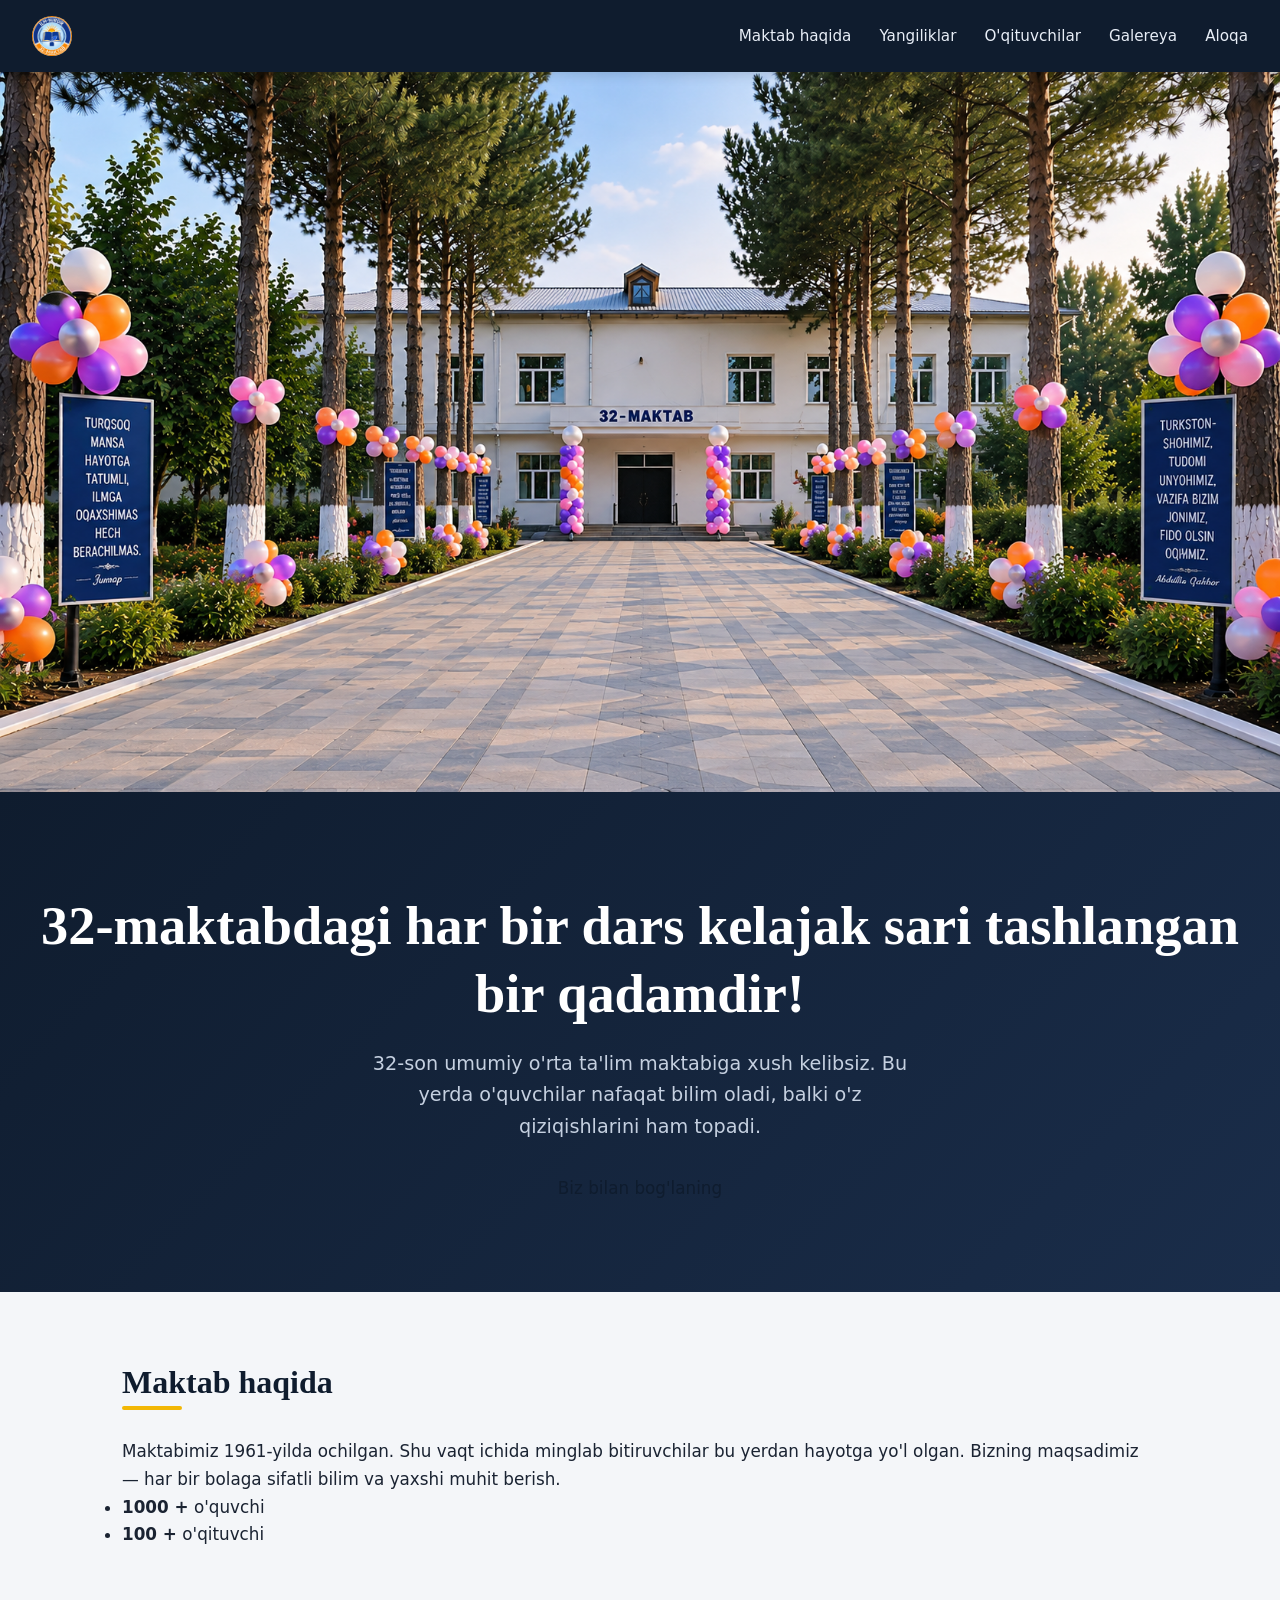
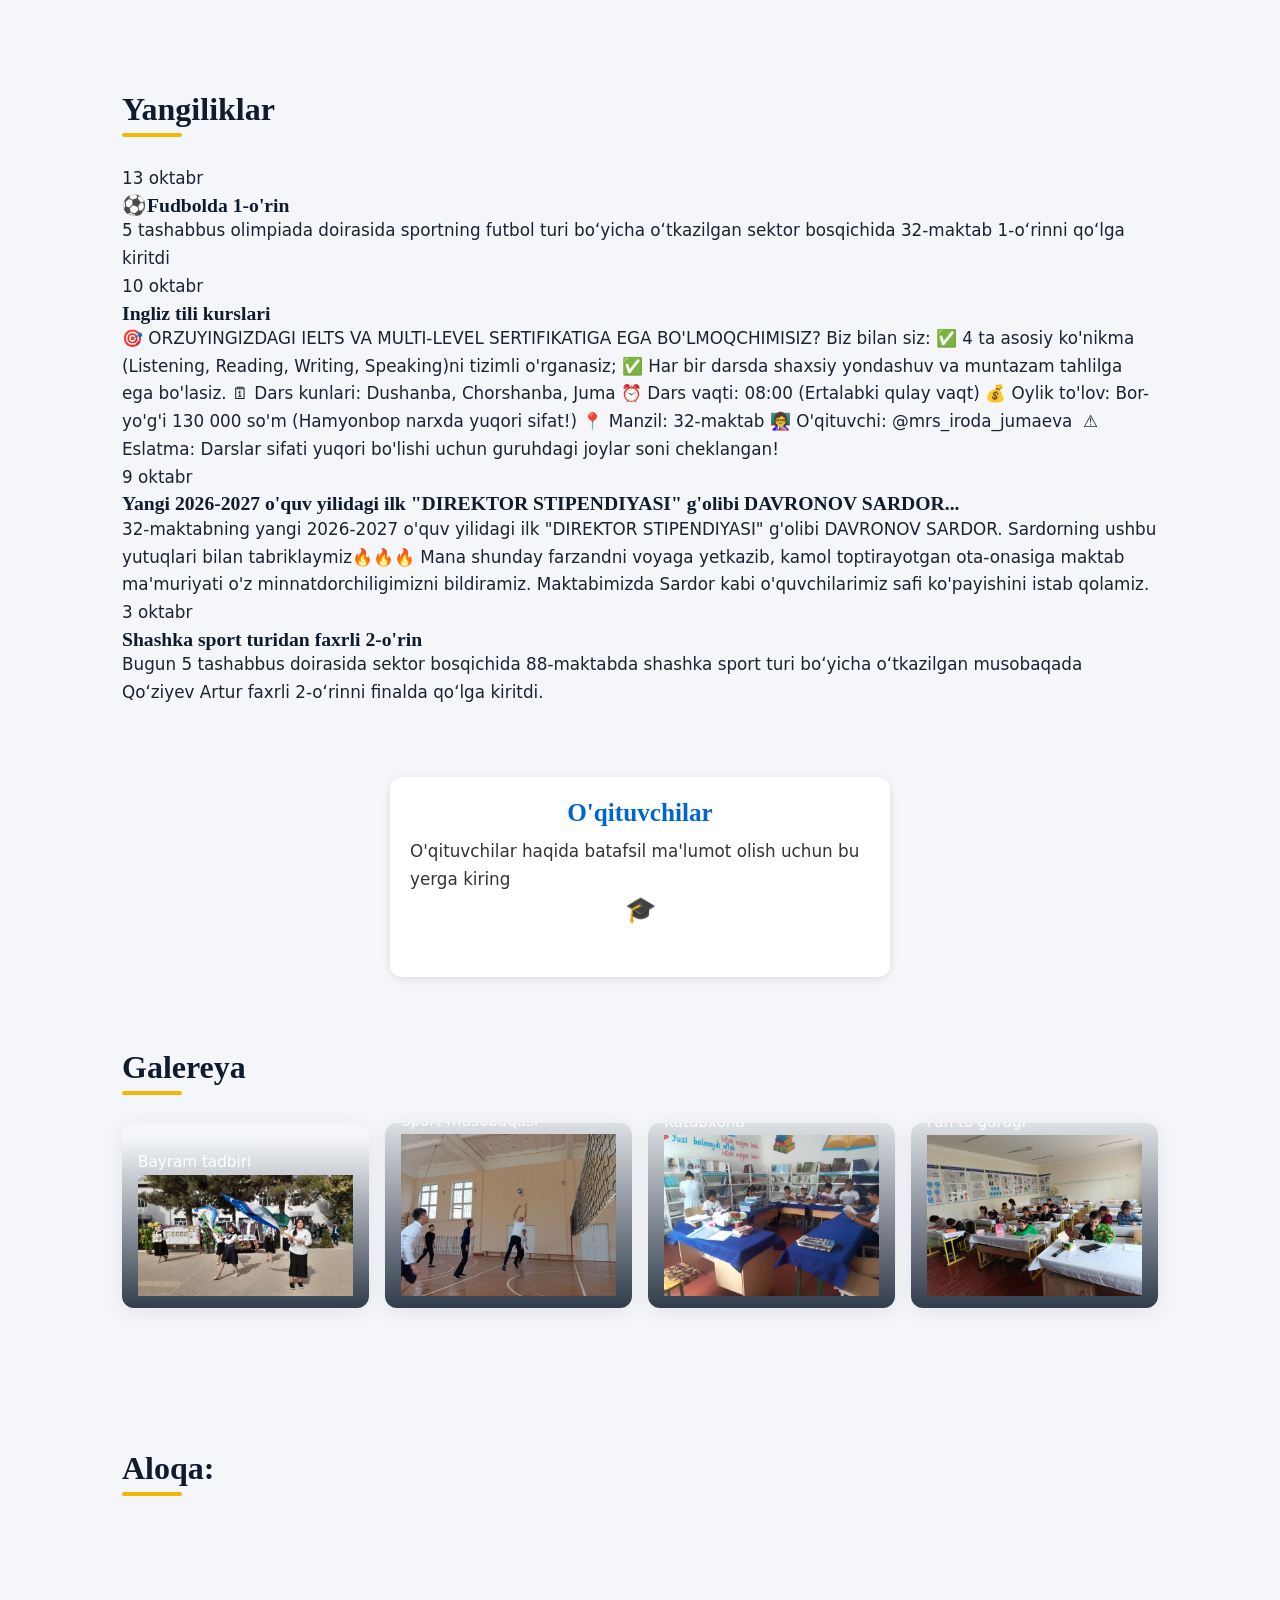
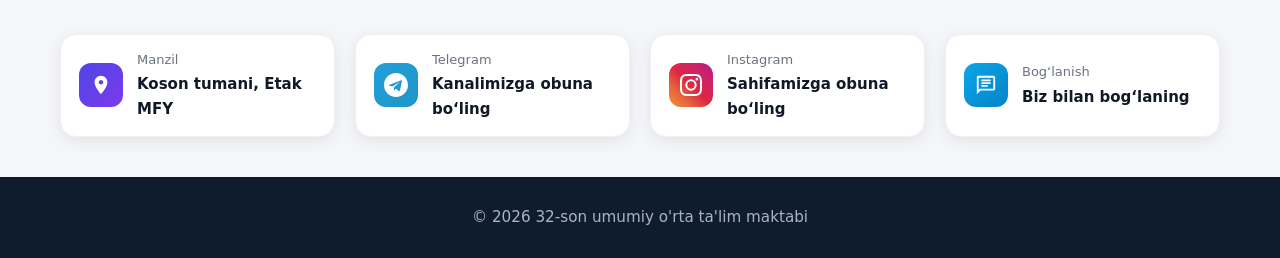
<file: index.html>
<!DOCTYPE html>
<html lang="uz">
<head>
  <meta charset="UTF-8">
  <meta name="viewport" content="width=device-width, initial-scale=1">
  <title>32-son umumiy o'rta ta'lim maktabi</title>
  <meta name="description" content="Maktabimiz haqida, yangiliklar, o'qituvchilar va aloqa ma'lumotlari.">
  <link rel="icon"type="image/x-png" href="favicon-32x32.png">
  <link rel="stylesheet" href="style.css">
</head>
<body>

  <!-- Sahifaning tepa qismi: maktab nomi va menyu -->
  <header class="site-header">
    <!-- <a class="brand" href="#bosh">32-son maktab</a> -->
    <img src="logo.png" alt="" class="logo">
    <nav aria-label="Asosiy menyu">
      <ul>
        <li><a href="#haqida">Maktab haqida</a></li>
        <li><a href="#yangiliklar">Yangiliklar</a></li>
        <li><a href="#oqituvchilar">O'qituvchilar</a></li>
        <li><a href="#galereya">Galereya</a></li>
        <li><a href="#aloqa">Aloqa</a></li>
      </ul>
    </nav>
  </header>

  <main>

    <!-- Bosh qism -->
     <section class="school">
        <img src="school.png" alt="">
     </section>
    <section class="hero" id="bosh">
      <h1>32-maktabdagi har bir dars kelajak sari tashlangan bir qadamdir!</h1>
      <p>32-son umumiy o'rta ta'lim maktabiga xush kelibsiz. Bu yerda o'quvchilar nafaqat bilim oladi, balki o'z qiziqishlarini ham topadi.</p>
      <a class="button" href="#aloqa">Biz bilan bog'laning</a>
    </section>

    <!-- Maktab haqida -->
    <section class="section" id="haqida">
      <h2>Maktab haqida</h2>
      <div class="two-col">
        <p>Maktabimiz 1961-yilda ochilgan. Shu vaqt ichida minglab bitiruvchilar bu yerdan hayotga yo'l olgan. Bizning maqsadimiz &mdash; har bir bolaga sifatli bilim va yaxshi muhit berish.</p>
        <ul class="facts">
          <li><strong>1000 +</strong> o'quvchi</li>
          <li><strong>100 +</strong> o'qituvchi</li>
        </ul>
      </div>
    </section>

    <!-- Yangiliklar -->
    <section class="section" id="yangiliklar">
      <h2>Yangiliklar</h2>
      <article class="news-item">
        <time datetime="2026-13-10">13 oktabr</time>
        <div>
          <h3>⚽Fudbolda 1-o'rin</h3>
          <p>5 tashabbus olimpiada doirasida sportning futbol turi boʻyicha oʻtkazilgan sektor bosqichida 32-maktab 1-oʻrinni qoʻlga kiritdi
</p>
        </div>
      </article>

      <article class="news-item">
        <time datetime="2026-10-10">10 oktabr</time>
        <div>
          <h3>Ingliz tili kurslari</h3>
          <p>🎯 ORZUYINGIZDAGI IELTS VA MULTI-LEVEL SERTIFIKATIGA EGA BO'LMOQCHIMISIZ?

Biz bilan siz:

✅ 4 ta asosiy ko'nikma (Listening, Reading, Writing, Speaking)ni tizimli o'rganasiz;

✅ Har bir darsda shaxsiy yondashuv va muntazam tahlilga ega bo'lasiz.

🗓 Dars kunlari: Dushanba, Chorshanba, Juma

⏰ Dars vaqti: 08:00 (Ertalabki qulay vaqt)

💰 Oylik to'lov: Bor-yo'g'i 130 000 so'm (Hamyonbop narxda yuqori sifat!)

📍 Manzil: 32-maktab

👩‍🏫 O'qituvchi: @mrs_iroda_jumaeva  

⚠️ Eslatma: Darslar sifati yuqori bo'lishi uchun guruhdagi joylar soni cheklangan!
</p>
        </div>
      </article>
      <article class="news-item">
        <time datetime="2026-9-10">9 oktabr</time>
        <div>
          <h3>Yangi 2026-2027 o'quv yilidagi ilk "DIREKTOR STIPENDIYASI" g'olibi DAVRONOV SARDOR...</h3>
          <p>32-maktabning yangi 2026-2027 o'quv yilidagi ilk "DIREKTOR STIPENDIYASI" g'olibi DAVRONOV SARDOR.
Sardorning ushbu yutuqlari bilan tabriklaymiz🔥🔥🔥
Mana shunday farzandni voyaga yetkazib, kamol toptirayotgan ota-onasiga maktab ma'muriyati o'z minnatdorchiligimizni bildiramiz.
Maktabimizda Sardor kabi o'quvchilarimiz safi ko'payishini istab qolamiz.</p>
        </div>
      </article>
      <article class="news-item">
        <time datetime="2026-10-03">3 oktabr</time>
        <div>
          <h3>Shashka sport turidan faxrli 2-o'rin</h3>
          <p>Bugun 5 tashabbus doirasida sektor bosqichida 88-maktabda shashka sport turi boʻyicha oʻtkazilgan musobaqada Qoʻziyev Artur faxrli 2-oʻrinni finalda qoʻlga kiritdi.</p>
        </div>
      </article>
      
    </section>
    

    <section id="oqituvchilar">
   <div class="kartalar">
    <a href="teachers.html" class="karta">
      <h2 class="teacher">O'qituvchilar</h2>
      <p id="teacher">O'qituvchilar haqida batafsil ma'lumot olish uchun bu yerga kiring 
      </p>
      <h1 class="teacher">🎓</h1>
    </a>
  </div>
  </section>
  

    <!-- Galereya: rasmlar o'rniga rangli bloklar. Keyinchalik <img> bilan almashtiring -->
    <section class="section" id="galereya">
      <h2>Galereya</h2>
      <div class="gallery">
        <figure class="g1"><figcaption>Bayram tadbiri <img src="tadbir.jpg" alt="" width="400px" height="250px"></figcaption></figure>
        <figure class="g2"><figcaption>Sport musobaqasi <img src="sport.jpg" alt="" width="120px" height="100px"></figcaption></figure>
        <figure class="g3"><figcaption>Kutubxona <img src="kutubxona.jpg" alt="" width="120px" height="100px"></figcaption></figure>
        <figure class="g4"><figcaption>Fan to'garagi <img src="fan.jpg" alt="" width="200px" height="100px"></figcaption></figure>
      </div>
    </section>
    

    <!-- Aloqa -->
    <section class="section" id="aloqa">
      <h2>Aloqa:</h2>
      <address>

      </address>
    </section>

  </main>

 <div class="cards-wrapper">
 
  <a href="https://maps.app.goo.gl/4vgTZCNf51Gqd5647" target="_blank" class="manzil-card">
    <div class="manzil-icon">
      <svg xmlns="http://www.w3.org/2000/svg" width="22" height="22" viewBox="0 0 24 24" fill="white">
        <path d="M12 2C8.13 2 5 5.13 5 9c0 5.25 7 13 7 13s7-7.75 7-13c0-3.87-3.13-7-7-7zm0 9.5c-1.38 0-2.5-1.12-2.5-2.5s1.12-2.5 2.5-2.5 2.5 1.12 2.5 2.5-1.12 2.5-2.5 2.5z"/>
      </svg>
    </div>
    <div class="manzil-info">
      <span class="manzil-label">Manzil</span>
      <span class="manzil-text">Koson tumani, Etak MFY</span>
    </div>
  </a>
 
  <a href="https://t.me/maktab32_koson" target="_blank" class="telegram-card">
    <div class="telegram-icon">
      <svg xmlns="http://www.w3.org/2000/svg" width="24" height="24" viewBox="0 0 24 24" fill="white">
        <path d="M12 0C5.373 0 0 5.373 0 12s5.373 12 12 12 12-5.373 12-12S18.627 0 12 0zm5.894 8.221l-1.97 9.28c-.145.658-.537.818-1.084.508l-3-2.21-1.446 1.394c-.14.18-.357.223-.535.223l.213-3.053 5.56-5.022c.22-.198-.048-.314-.342-.116l-6.869 4.326-2.96-.924c-.64-.203-.658-.64.135-.954l11.566-4.461c.538-.196 1.006.128.835.941z"/>
      </svg>
    </div>
    <div class="telegram-info">
      <span class="telegram-label">Telegram</span>
      <span class="telegram-text">Kanalimizga obuna bo‘ling</span>
    </div>
  </a>
 
  <a href="https://www.instagram.com/32.maktab_koson?utm_source=ig_web_button_share_sheet&xtok=ZDNlZDc0MzIxNw==" target="_blank" class="instagram-card">
    <div class="instagram-icon">
      <svg xmlns="http://www.w3.org/2000/svg" width="22" height="22" viewBox="0 0 24 24" fill="white">
        <path d="M12 2.163c3.204 0 3.584.012 4.85.07 3.252.148 4.771 1.691 4.919 4.919.058 1.265.069 1.645.069 4.849 0 3.205-.012 3.584-.069 4.849-.149 3.225-1.664 4.771-4.919 4.919-1.266.058-1.644.07-4.85.07-3.204 0-3.584-.012-4.849-.07-3.26-.149-4.771-1.699-4.919-4.92-.058-1.265-.07-1.644-.07-4.849 0-3.204.013-3.583.07-4.849.149-3.227 1.664-4.771 4.919-4.919 1.266-.057 1.645-.069 4.849-.069zM12 0C8.741 0 8.333.014 7.053.072 2.695.272.273 2.69.073 7.052.014 8.333 0 8.741 0 12c0 3.259.014 3.668.072 4.948.2 4.358 2.618 6.78 6.98 6.98C8.333 23.986 8.741 24 12 24c3.259 0 3.668-.014 4.948-.072 4.354-.2 6.782-2.618 6.979-6.98.059-1.28.073-1.689.073-4.948 0-3.259-.014-3.667-.072-4.947-.196-4.354-2.617-6.78-6.979-6.98C15.668.014 15.259 0 12 0zm0 5.838a6.162 6.162 0 100 12.324 6.162 6.162 0 000-12.324zM12 16a4 4 0 110-8 4 4 0 010 8zm6.406-11.845a1.44 1.44 0 100 2.881 1.44 1.44 0 000-2.881z"/>
      </svg>
    </div>
    <div class="instagram-info">
      <span class="instagram-label">Instagram</span>
      <span class="instagram-text">Sahifamizga obuna bo‘ling</span>
    </div>
  </a>
 
  <a href="aloqa.html" class="aloqa-card">
    <div class="aloqa-icon">
      <svg xmlns="http://www.w3.org/2000/svg" width="22" height="22" viewBox="0 0 24 24" fill="white">
        <path d="M20 2H4c-1.1 0-2 .9-2 2v18l4-4h14c1.1 0 2-.9 2-2V4c0-1.1-.9-2-2-2zm0 14H5.17L4 17.17V4h16v12zM7 9h10v2H7V9zm0-3h10v2H7V6zm0 6h7v2H7v-2z"/>
      </svg>
    </div>
    <div class="aloqa-info">
      <span class="aloqa-label">Bog‘lanish</span>
      <span class="aloqa-text">Biz bilan bog‘laning</span>
    </div>
  </a>
 
</div>



  <footer class="site-footer">
    <p>&copy; 2026 32-son umumiy o'rta ta'lim maktabi</p>
  </footer>


  <!-- Header ichiga qo‘shing -->
<button class="menu-toggle" aria-label="Menyu">
  <span></span><span></span><span></span>
</button>

</body>
</html>
</file>
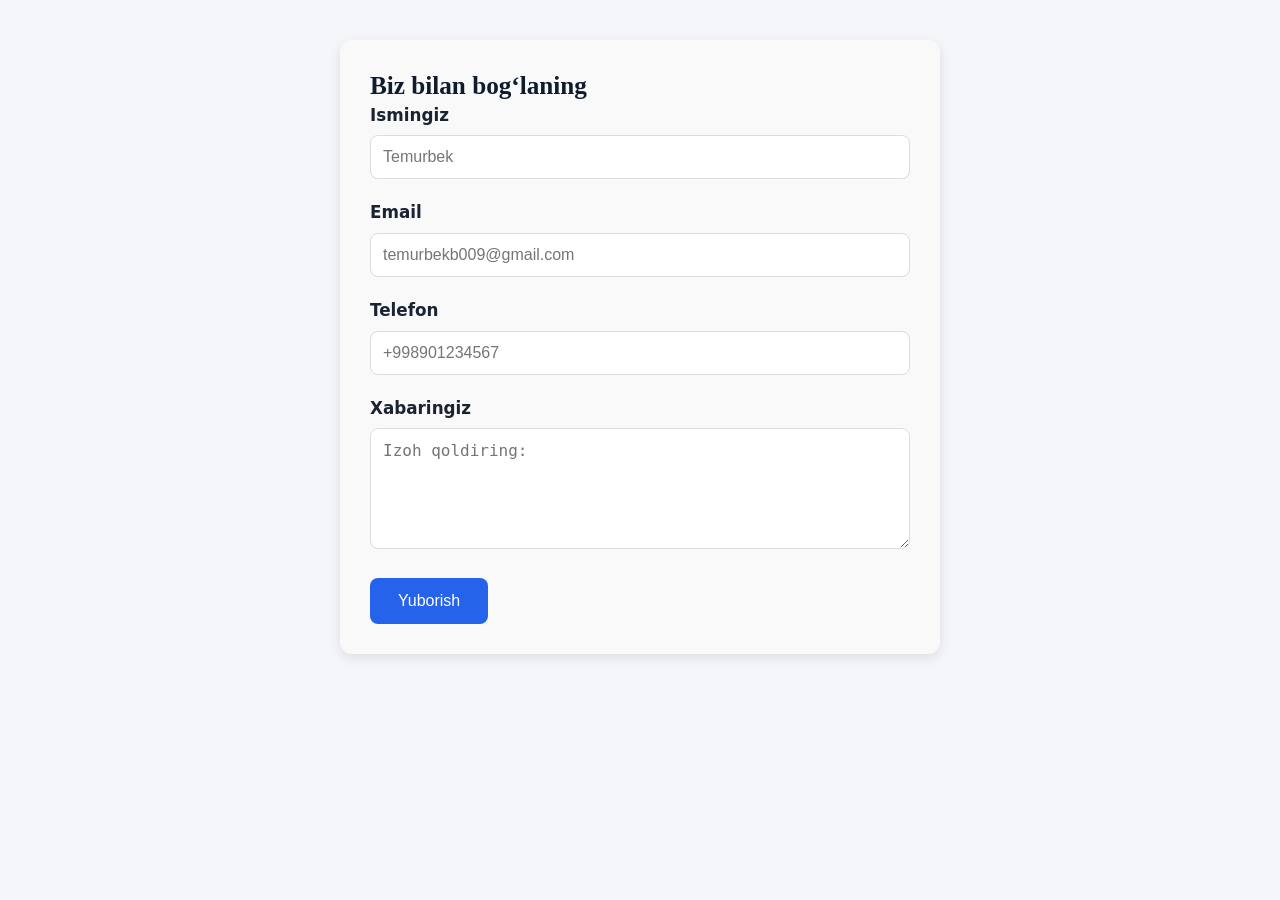
<file: aloqa.html>
<!DOCTYPE html>
<html lang="en">
<head>
  <meta charset="UTF-8">
  <meta name="viewport" content="width=device-width, initial-scale=1.0">
  <title>Document</title>
  <link rel="stylesheet" href="style.css">
</head>
<body>
  <section class="aloqa-formasi">
  <h2>Biz bilan bog‘laning</h2>
  
  <form action="https://formspree.io/f/xrpevkao" method="POST">
    <div class="form-group">
      <label for="ism">Ismingiz</label>
      <input type="text" id="ism" name="ism" required placeholder="Temurbek">
    </div>

    <div class="form-group">
      <label for="email">Email</label>
      <input type="email" id="email" name="email" required placeholder="temurbekb009@gmail.com">
    </div>

    <div class="form-group">
      <label for="telefon">Telefon</label>
      <input type="tel" id="telefon" name="telefon" placeholder="+998901234567">
    </div>

    <div class="form-group">
      <label for="xabar">Xabaringiz</label>
      <textarea id="xabar" name="xabar" rows="5" required placeholder="Izoh qoldiring:"></textarea>
    </div>

    <button type="submit">Yuborish</button>
  </form>
</section>
</body>
</html>
</file>
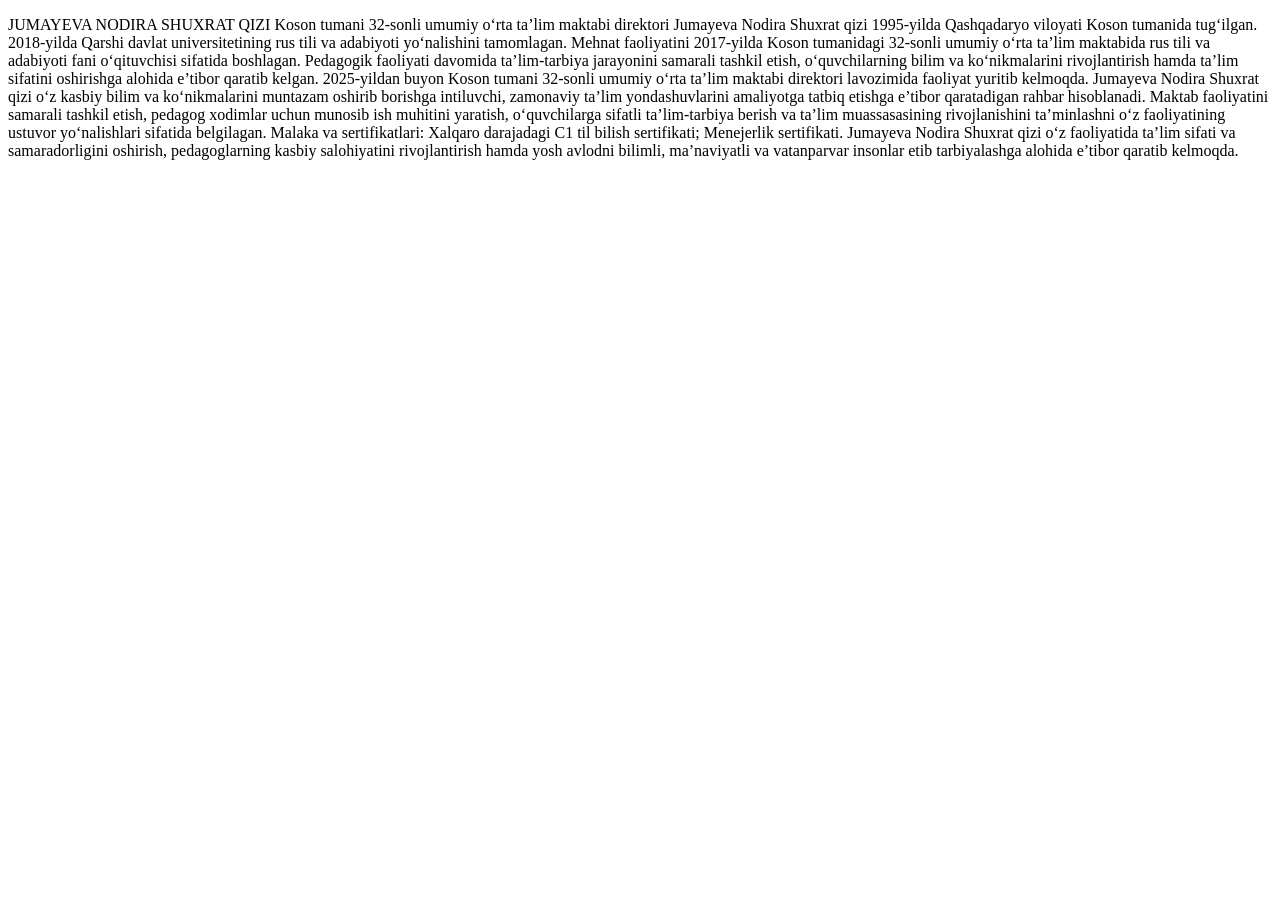
<file: jumayevan.html>
<!DOCTYPE html>
<html lang="en">
<head>
  <meta charset="UTF-8">
  <meta name="viewport" content="width=device-width, initial-scale=1.0">
  <title>Document</title>
</head>
<body>
  <p>JUMAYEVA NODIRA SHUXRAT QIZI
Koson tumani 32-sonli umumiy o‘rta ta’lim maktabi direktori
Jumayeva Nodira Shuxrat qizi 1995-yilda Qashqadaryo viloyati Koson tumanida tug‘ilgan.
2018-yilda Qarshi davlat universitetining rus tili va adabiyoti yo‘nalishini tamomlagan.
Mehnat faoliyatini 2017-yilda Koson tumanidagi 32-sonli umumiy o‘rta ta’lim maktabida rus tili va adabiyoti fani o‘qituvchisi sifatida boshlagan. Pedagogik faoliyati davomida ta’lim-tarbiya jarayonini samarali tashkil etish, o‘quvchilarning bilim va ko‘nikmalarini rivojlantirish hamda ta’lim sifatini oshirishga alohida e’tibor qaratib kelgan.
2025-yildan buyon Koson tumani 32-sonli umumiy o‘rta ta’lim maktabi direktori lavozimida faoliyat yuritib kelmoqda.
Jumayeva Nodira Shuxrat qizi o‘z kasbiy bilim va ko‘nikmalarini muntazam oshirib borishga intiluvchi, zamonaviy ta’lim yondashuvlarini amaliyotga tatbiq etishga e’tibor qaratadigan rahbar hisoblanadi. Maktab faoliyatini samarali tashkil etish, pedagog xodimlar uchun munosib ish muhitini yaratish, o‘quvchilarga sifatli ta’lim-tarbiya berish va ta’lim muassasasining rivojlanishini ta’minlashni o‘z faoliyatining ustuvor yo‘nalishlari sifatida belgilagan.
Malaka va sertifikatlari:
Xalqaro darajadagi C1 til bilish sertifikati;
Menejerlik sertifikati.
Jumayeva Nodira Shuxrat qizi o‘z faoliyatida ta’lim sifati va samaradorligini oshirish, pedagoglarning kasbiy salohiyatini rivojlantirish hamda yosh avlodni bilimli, ma’naviyatli va vatanparvar insonlar etib tarbiyalashga alohida e’tibor qaratib kelmoqda.</p>
</body>
</html>
</file>
<file: style.css>
/* ===== CSS Variables ===== */
:root {
  --navy: #0f1c2e;
  --navy-light: #1a2d4a;
  --gold: #f2b705;
  --gold-hover: #e0a800;
  --bg: #f4f6f9;
  --white: #ffffff;
  --text: #1a2332;
  --muted: #5c6b7f;
  --border: #e2e8f0;
  --radius: 12px;
  --shadow: 0 4px 20px rgba(15, 28, 46, 0.08);
  --shadow-hover: 0 12px 32px rgba(15, 28, 46, 0.14);
  --max: 1100px;
  --transition: all 0.25s ease;
}

/* ===== Reset & Base ===== */
*, *::before, *::after {
  box-sizing: border-box;
  margin: 0;
  padding: 0;
}

html {
  scroll-behavior: smooth;
  scroll-padding-top: 80px;
}

body {
  font-family: 'Segoe UI', system-ui, -apple-system, sans-serif;
  font-size: 1.05rem;
  line-height: 1.65;
  color: var(--text);
  background: var(--bg);
}

img {
  max-width: 100%;
  display: block;
}

a {
  color: var(--navy);
  text-decoration: none;
  transition: var(--transition);
}

h1, h2, h3 {
  font-family: Georgia, 'Times New Roman', serif;
  color: var(--navy);
  line-height: 1.25;
}

/* ===== Header ===== */
.site-header {
  position: sticky;
  top: 0;
  z-index: 1000;
  display: flex;
  flex-wrap: wrap;
  align-items: center;
  justify-content: space-between;
  gap: 16px;
  padding: 16px 32px;
  background: var(--navy);
  box-shadow: 0 2px 12px rgba(0,0,0,0.15);
}

.logo {
  width: 40px;
  height: 40px;
  border-radius: 50%;
}

.school {
  width: 100%;
  height: auto;
}

.site-header nav ul {
  display: flex;
  flex-wrap: wrap;
  gap: 8px 28px;
  list-style: none;
}

.site-header nav a {
  color: #e8eef7;
  font-size: 0.95rem;
  font-weight: 500;
}

.site-header nav a:hover {
  color: var(--gold);
}

/* ===== Hero ===== */
.hero {
  background: linear-gradient(135deg, var(--navy) 0%, var(--navy-light) 100%);
  color: white;
  padding: 100px 32px 90px;
  text-align: center;
}

.hero-content {
  max-width: 700px;
  margin: 0 auto;
}

.hero h1 {
  font-size: clamp(2.2rem, 5vw, 3.4rem);
  color: white;
  margin-bottom: 20px;
}

.hero p {
  font-size: 1.2rem;
  color: #c5d0e0;
  margin-bottom: 32px;
  max-width: 540px;
  margin-left: auto;
  margin-right: auto;
}

.btn {
  display: inline-block;
  padding: 14px 32px;
  background: var(--gold);
  color: var(--navy);
  font-weight: 700;
  border-radius: 8px;
  transition: var(--transition);
}

.btn:hover {
  background: var(--gold-hover);
  transform: translateY(-2px);
  box-shadow: 0 8px 20px rgba(242, 183, 5, 0.3);
}

/* ===== Sections ===== */
.section {
  max-width: var(--max);
  margin: 0 auto;
  padding: 70px 32px;
}

.section h2 {
  font-size: 2rem;
  margin-bottom: 36px;
  position: relative;
  display: inline-block;
}

.section h2::after {
  content: '';
  position: absolute;
  left: 0;
  bottom: -8px;
  width: 60px;
  height: 4px;
  background: var(--gold);
  border-radius: 2px;
}

/* ===== About ===== */
.about-grid {
  display: grid;
  grid-template-columns: 1.6fr 1fr;
  gap: 48px;
  align-items: center;
}

.about-text p {
  font-size: 1.1rem;
  color: var(--muted);
}

.stats {
  display: flex;
  gap: 24px;
}

.stat {
  background: var(--white);
  padding: 28px 24px;
  border-radius: var(--radius);
  box-shadow: var(--shadow);
  text-align: center;
  flex: 1;
}

.stat-num {
  display: block;
  font-family: Georgia, serif;
  font-size: 2.4rem;
  font-weight: 700;
  color: var(--navy);
  line-height: 1;
}

.stat-label {
  display: block;
  margin-top: 8px;
  color: var(--muted);
  font-size: 0.95rem;
}

/* ===== News ===== */
.news-card {
  background: var(--white);
  padding: 28px 32px;
  border-radius: var(--radius);
  box-shadow: var(--shadow);
  margin-bottom: 20px;
  transition: var(--transition);
  border-left: 5px solid var(--gold);
}

.news-card:hover {
  transform: translateY(-3px);
  box-shadow: var(--shadow-hover);
}

.news-card time {
  display: block;
  font-size: 0.9rem;
  color: var(--muted);
  margin-bottom: 8px;
}

.news-card h3 {
  font-size: 1.25rem;
  margin-bottom: 10px;
}

.news-card p {
  color: var(--muted);
  margin: 0;
}

/* ===== Gallery ===== */
.gallery {
  display: grid;
  grid-template-columns: repeat(4, 1fr);
  gap: 16px;
}

.gallery figure {
  position: relative;
  border-radius: var(--radius);
  overflow: hidden;
  aspect-ratio: 4/3;
  box-shadow: var(--shadow);
}

.gallery img {
  width: 100%;
  height: 100%;
  object-fit: cover;
  transition: transform 0.4s ease;
}

.gallery figure:hover img {
  transform: scale(1.06);
}

.gallery figcaption {
  position: absolute;
  bottom: 0;
  left: 0;
  right: 0;
  padding: 12px 16px;
  background: linear-gradient(transparent, rgba(15, 28, 46, 0.85));
  color: white;
  font-size: 0.95rem;
}

/* ===== Contact ===== */
.contact {
  background: var(--white);
  padding: 36px 40px;
  border-radius: var(--radius);
  box-shadow: var(--shadow);
  max-width: 560px;
}

.contact p {
  margin-bottom: 14px;
  font-size: 1.05rem;
}

.contact a:hover {
  color: var(--gold);
}

/* ===== Footer ===== */
.site-footer {
  background: var(--navy);
  color: #a8b5c7;
  text-align: center;
  padding: 28px;
  font-size: 0.95rem;
}

/* ===== Responsive ===== */
@media (max-width: 900px) {
  .gallery {
    grid-template-columns: repeat(2, 1fr);
  }
}

@media (max-width: 700px) {
  .site-header {
    padding: 14px 20px;
  }

  .hero {
    padding: 70px 24px 60px;
  }

  .section {
    padding: 50px 20px;
  }

  .about-grid {
    grid-template-columns: 1fr;
    gap: 32px;
  }

  .stats {
    flex-direction: column;
  }

  .gallery {
    grid-template-columns: 1fr 1fr;
  }
}

@media (max-width: 480px) {
  .gallery {
    grid-template-columns: 1fr;
  }
}

    .kartalar {
      display: flex;          /* yonma-yon joylashtiradi */
      gap: 20px;              /* kartalar orasidagi masofa */
      justify-content: center;
    }

    .karta {
      display: block;         /* MUHIM: <a> inline, shuning uchun block qilamiz */
      width: 500px;
      height: 200px;
      background: #ffffff;
      border-radius: 12px;
      text-decoration: none;  /* tagchiziqni olib tashlaydi */
      color: #333;
      padding: 20px;
      box-shadow: 0 2px 8px rgba(0, 0, 0, 0.1);
      transition: transform 0.2s, box-shadow 0.2s;
    }

    .karta:hover {
      transform: translateY(-5px);
      box-shadow: 0 8px 20px rgba(0, 0, 0, 0.2);
    }

    .karta h2 {
      margin-bottom: 10px;
      color: #0066cc;
      
    }
    .teacher {
      text-align: center;
    }

    /* O'qituvchilar */
        /* Faqat shu sahifa uchun qo'shimcha stillar */
    .page-title {
      text-align: center;
      padding: 48px 24px 24px;
      max-width: 960px;
      margin: 0 auto;
    }

    .page-title h1 {
      font-size: 2.2rem;
      margin-bottom: 8px;
    }

    .page-title p {
      color: var(--muted);
      margin: 0;
    }

    .teachers-grid {
      display: grid;
      grid-template-columns: repeat(auto-fill, minmax(200px, 1fr));
      gap: 28px;
      max-width: 960px;
      margin: 0 auto 64px;
      padding: 0 24px;
    }

    .teacher-card {
      background: var(--white);
      border-radius: 12px;
      overflow: hidden;
      text-decoration: none;
      color: var(--text);
      box-shadow: 0 4px 12px rgba(0, 0, 0, 0.08);
      transition: transform 0.25s ease, box-shadow 0.25s ease;
      display: flex;
      flex-direction: column;
      align-items: center;
      padding: 20px 16px 24px;
      text-align: center;
    }

    .teacher-card:hover {
      transform: translateY(-6px);
      box-shadow: 0 12px 28px rgba(0, 0, 0, 0.14);
    }

    .teacher-card img {
      width: 110px;
      height: 130px;
      object-fit: cover;
      border-radius: 8px;
      margin-bottom: 14px;
      background: #e5e9ef;
    }

    .teacher-card h3 {
      font-size: 1.05rem;
      margin: 0 0 4px;
      color: var(--navy);
    }

    .teacher-card span {
      font-size: 0.9rem;
      color: var(--muted);
    }

    .back-link {
      display: inline-block;
      margin: 24px 0 0 24px;
      color: var(--navy);
      font-weight: 600;
      text-decoration: none;
    }

    .back-link:hover {
      text-decoration: underline;
    }

    .aloqa-formasi {
  max-width: 600px;
  margin: 40px auto;
  padding: 30px;
  background: #f9f9f9;
  border-radius: 12px;
  box-shadow: 0 4px 12px rgba(0,0,0,0.1);
}

.form-group {
  margin-bottom: 20px;
}

.form-group label {
  display: block;
  margin-bottom: 6px;
  font-weight: 600;
}

.form-group input,
.form-group textarea {
  width: 100%;
  padding: 12px;
  border: 1px solid #ddd;
  border-radius: 8px;
  font-size: 16px;
}

button[type="submit"] {
  background: #2563eb;
  color: white;
  border: none;
  padding: 14px 28px;
  border-radius: 8px;
  font-size: 16px;
  cursor: pointer;
}

button[type="submit"]:hover {
  background: #1d4ed8;
}

    /* ===== Kartalarni yonma-yon joylashtiruvchi konteyner ===== */
    .cards-wrapper {
      display: grid;
      grid-template-columns: repeat(auto-fit, minmax(240px, 1fr));
      gap: 20px;
      max-width: 1200px;
      margin: 40px auto;
      padding: 0 20px;
    }
 
    /* ===== Umumiy karta uslubi ===== */
    .manzil-card,
    .telegram-card,
    .instagram-card,
    .aloqa-card {
      display: flex;
      align-items: center;
      gap: 14px;
      background: #ffffff;
      border-radius: 16px;
      padding: 14px 18px;
      text-decoration: none;
      box-shadow: 0 4px 15px rgba(0, 0, 0, 0.08);
      transition: all 0.25s ease;
      width: 100%;
      border: 1px solid #f0f0f0;
    }
 
    .manzil-card:hover,
    .telegram-card:hover,
    .instagram-card:hover,
    .aloqa-card:hover {
      transform: translateY(-3px);
      box-shadow: 0 8px 25px rgba(0, 0, 0, 0.12);
    }
 
    /* ===== Ikonkalar ===== */
    .manzil-icon,
    .telegram-icon,
    .instagram-icon,
    .aloqa-icon {
      width: 44px;
      height: 44px;
      border-radius: 12px;
      display: flex;
      align-items: center;
      justify-content: center;
      flex-shrink: 0;
    }
 
    .manzil-icon    { background: linear-gradient(135deg, #4f46e5, #7c3aed); }
    .telegram-icon  { background: linear-gradient(135deg, #229ED9, #1E96C8); }
    .instagram-icon { background: linear-gradient(45deg, #f09433, #e6683c, #dc2743, #cc2366, #bc1888); }
    .aloqa-icon     { background: linear-gradient(135deg, #0ea5e9, #0284c7); }
 
    /* ===== Matn qismi ===== */
    .manzil-info,
    .telegram-info,
    .instagram-info,
    .aloqa-info {
      display: flex;
      flex-direction: column;
      gap: 2px;
      min-width: 0;
    }
 
    .manzil-label,
    .telegram-label,
    .instagram-label,
    .aloqa-label {
      font-size: 13px;
      color: #6b7280;
      font-weight: 500;
    }
 
    .manzil-text,
    .telegram-text,
    .instagram-text,
    .aloqa-text {
      font-size: 15px;
      color: #111827;
      font-weight: 600;
    }

    .news-item {
  transition: transform 0.3s, box-shadow 0.3s;
}
.news-item:hover {
  transform: translateY(-6px);
  box-shadow: 0 12px 30px rgba(15,28,46,0.12);
}

.loader {
  position: fixed;
  inset: 0;
  background: var(--navy);
  display: flex;
  align-items: center;
  justify-content: center;
  z-index: 9999;
  transition: opacity 0.5s;
}
.loader.hidden { opacity: 0; pointer-events: none; }

.menu-toggle {
  display: none;
  flex-direction: column;
  gap: 5px;
  background: none;
  border: none;
  cursor: pointer;
}
.menu-toggle span {
  width: 25px;
  height: 3px;
  background: white;
  border-radius: 2px;
  transition: 0.3s;
}

@media (max-width: 768px) {
  .menu-toggle { display: flex; }
  .site-header nav {
    display: none;
    width: 100%;
  }
  .site-header nav.active { display: block; }
  .site-header nav ul {
    flex-direction: column;
    padding: 20px 0;
  }
}
</file>
